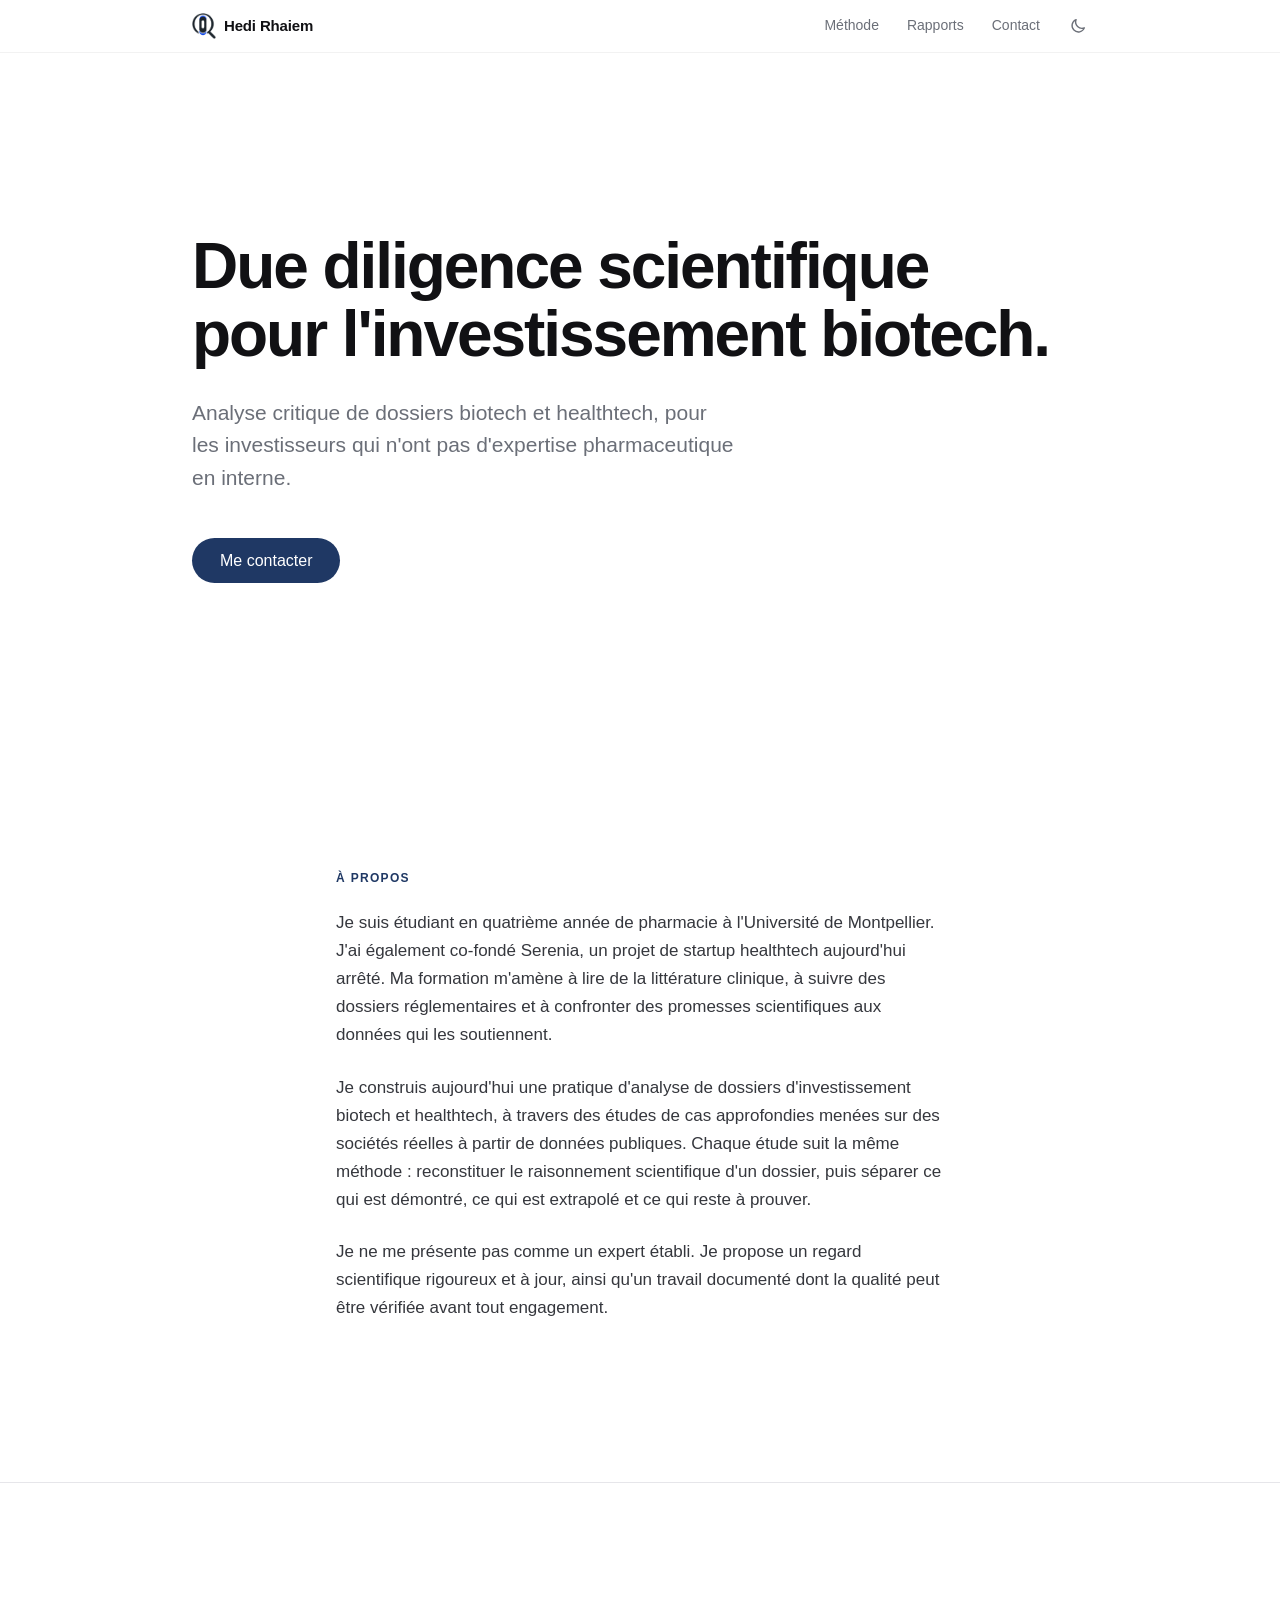
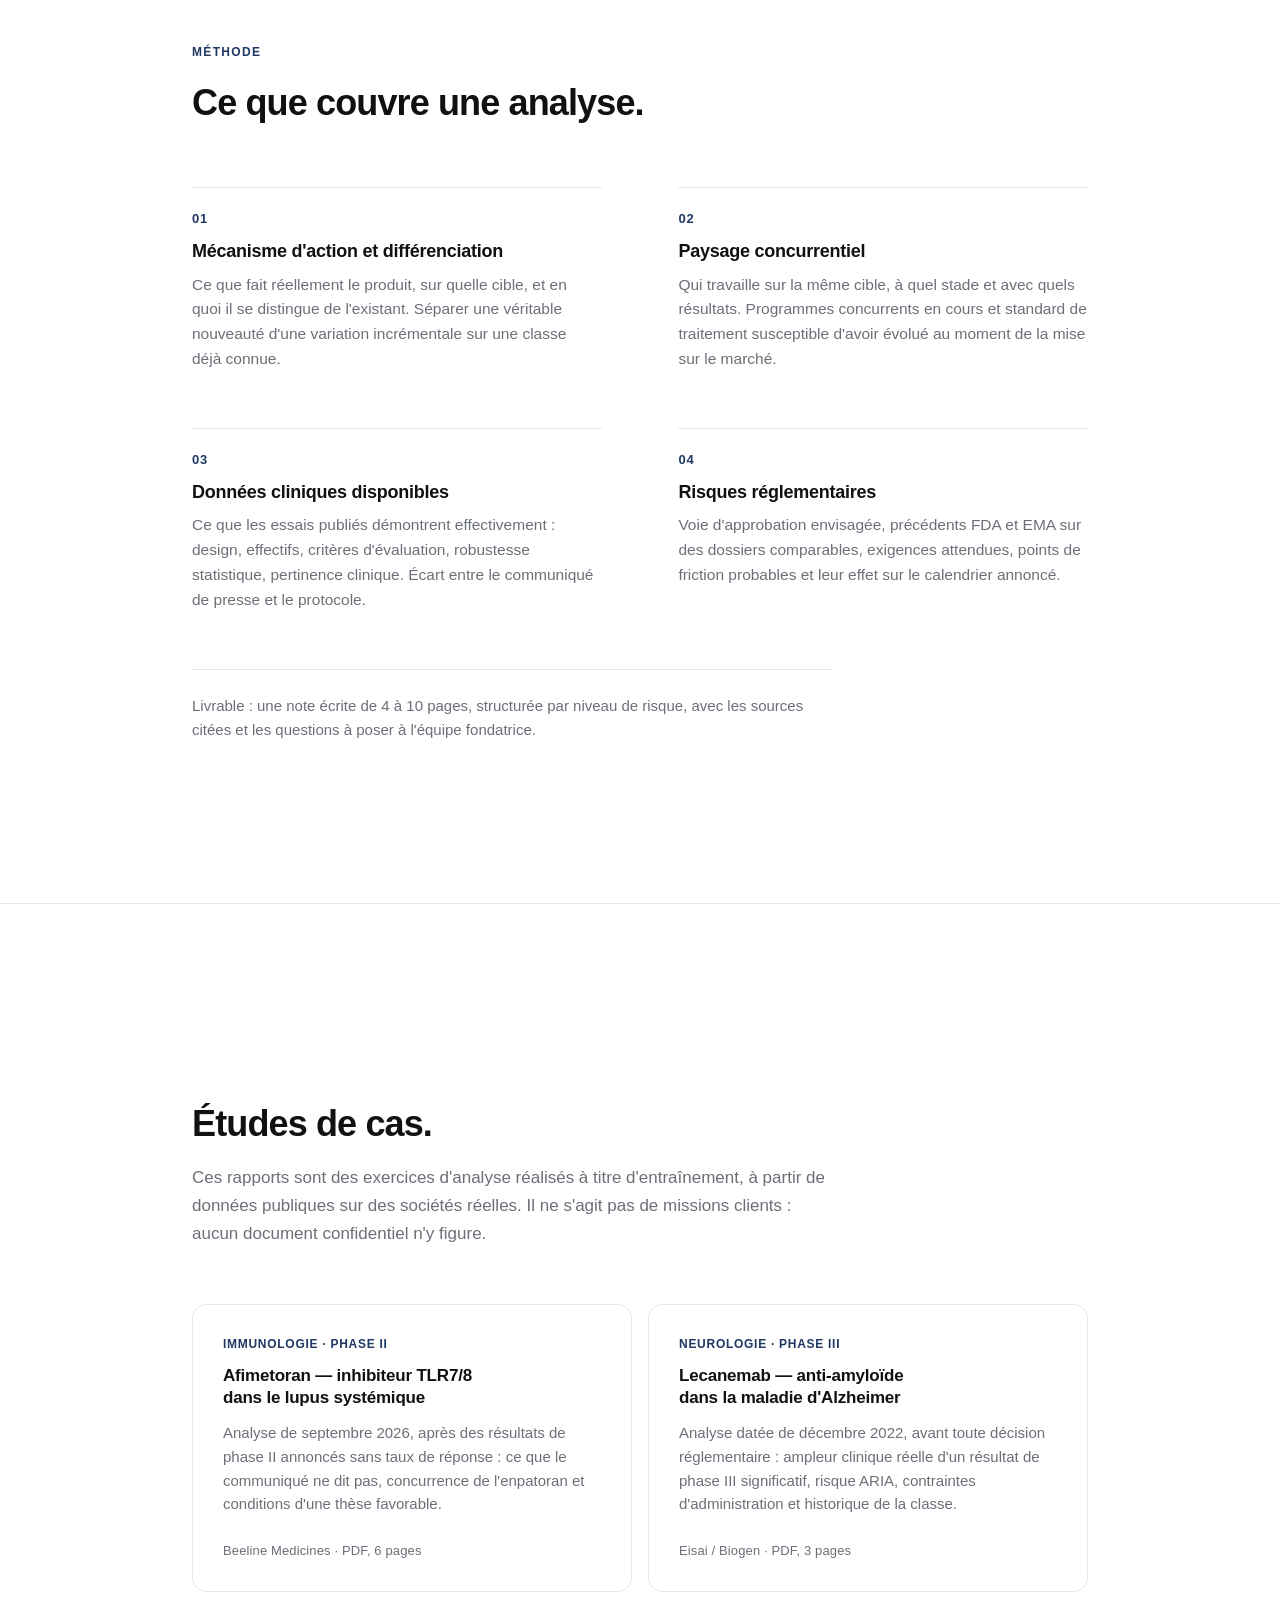
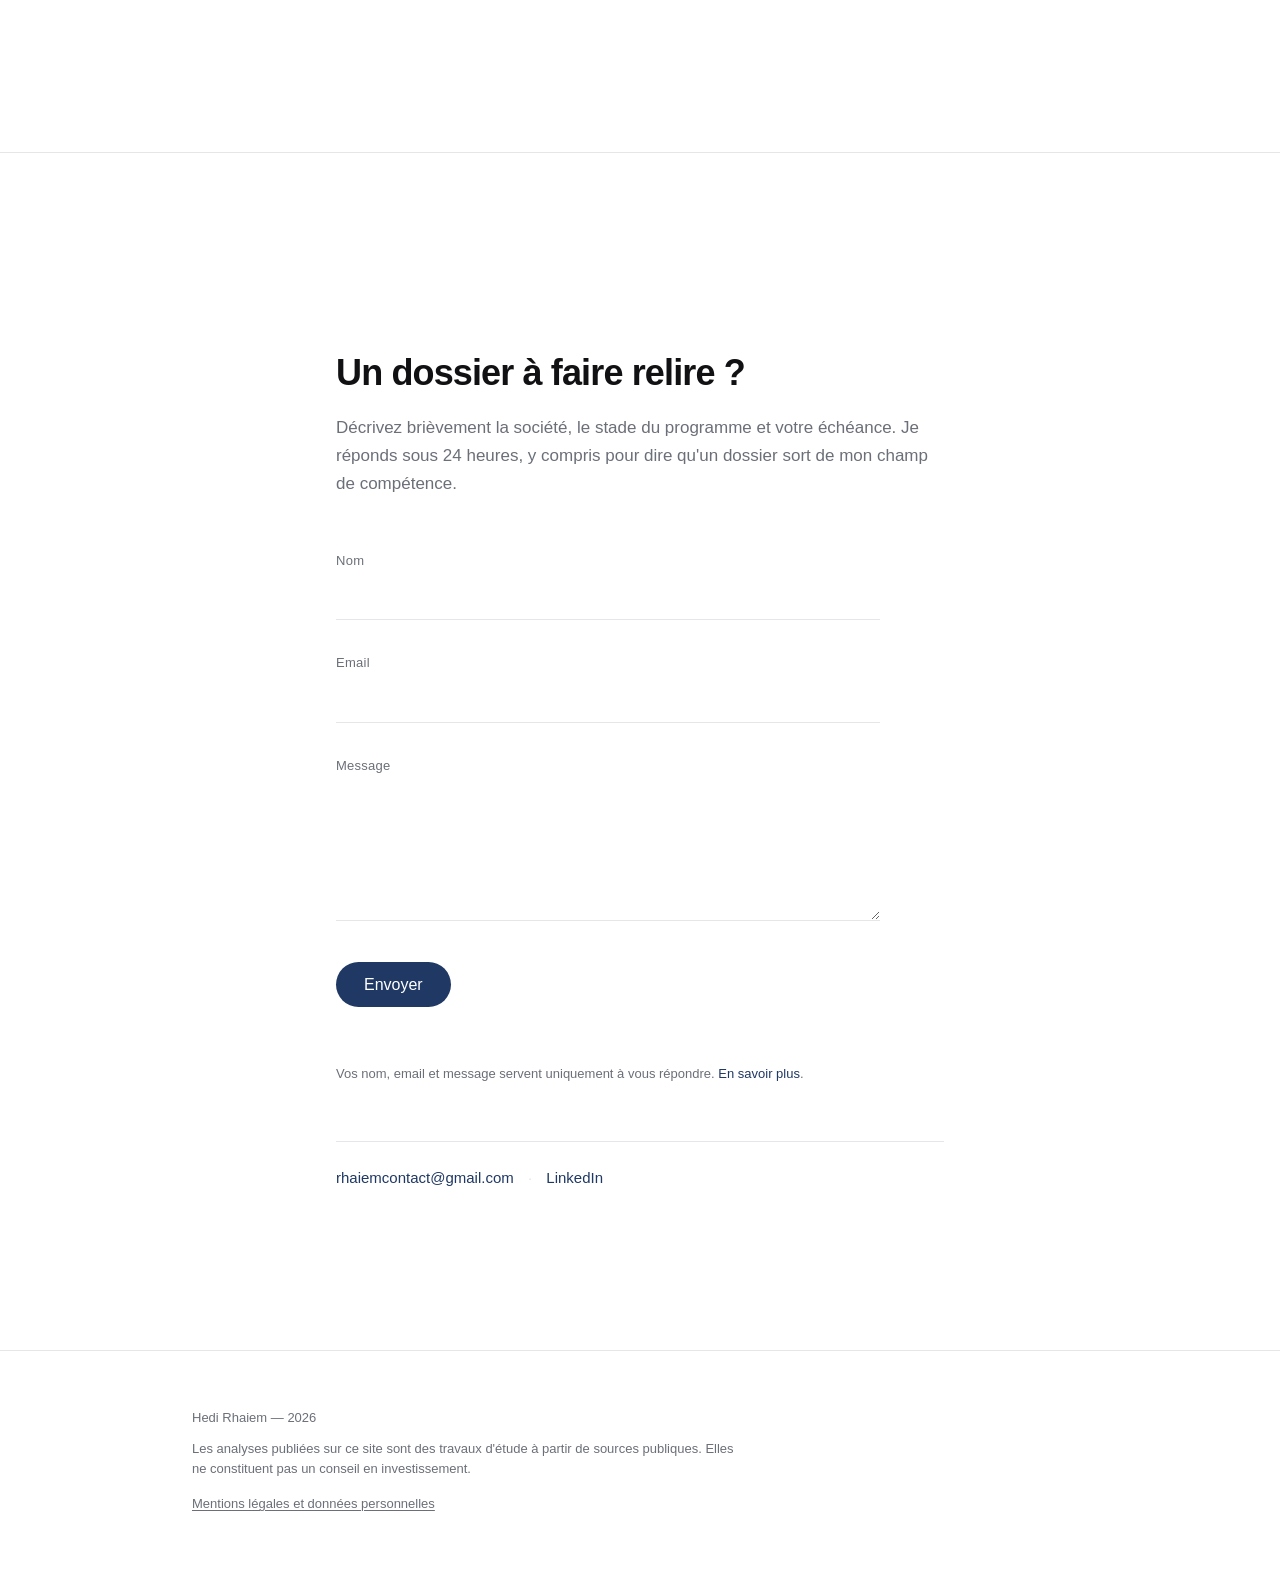
<file: site/index.html>
<!DOCTYPE html>
<html lang="fr" prefix="og: https://ogp.me/ns#">
<head>
  <meta charset="utf-8">
  <meta name="viewport" content="width=device-width, initial-scale=1">

  <title>Hedi Rhaiem — Due diligence scientifique biotech</title>
  <meta name="description" content="Analyse critique de dossiers d'investissement biotech et healthtech pour business angels et fonds de venture capital sans expertise pharmaceutique en interne.">
  <meta name="theme-color" content="#ffffff" media="(prefers-color-scheme: light)">
  <meta name="theme-color" content="#111317" media="(prefers-color-scheme: dark)">

  <link rel="canonical" href="https://site-due-diligence.pages.dev/">

  <!-- Partage social (LinkedIn, etc.) : l'image doit être en URL absolue -->
  <meta property="og:type" content="website">
  <meta property="og:url" content="https://site-due-diligence.pages.dev/">
  <meta property="og:image" content="https://site-due-diligence.pages.dev/assets/og-image.png">
  <meta property="og:image:width" content="1200">
  <meta property="og:image:height" content="630">
  <meta property="og:image:alt" content="Hedi Rhaiem — Due diligence scientifique pour l'investissement biotech">
  <meta name="twitter:card" content="summary_large_image">
  <meta property="og:title" content="Due diligence scientifique pour l'investissement biotech">
  <meta property="og:description" content="Analyse critique de dossiers biotech et healthtech pour investisseurs sans expertise pharmaceutique en interne.">
  <meta property="og:locale" content="fr_FR">

  <!-- Icônes générées à partir du logo (recadré dans /assets) -->
  <link rel="icon" type="image/png" sizes="32x32" href="assets/favicon-32.png">
  <link rel="apple-touch-icon" href="assets/apple-touch-icon.png">

  <link rel="stylesheet" href="style.css">

  <!--
    Marque le document comme « JS actif » avant le premier rendu.
    Les états initiaux des animations (opacité 0) ne s'appliquent que dans ce cas :
    sans JavaScript, tout le contenu reste visible et lisible.
  -->
  <script>
    document.documentElement.classList.add('js');
    // Thème choisi par le visiteur (bouton en haut à droite). Appliqué avant le
    // premier rendu pour éviter un flash clair ; sans choix, le système décide.
    try {
      var t = localStorage.getItem('theme');
      if (t === 'dark' || t === 'light') document.documentElement.setAttribute('data-theme', t);
    } catch (e) {}
  </script>
</head>

<body>

  <!-- Accès clavier / lecteurs d'écran -->
  <a class="skip-link" href="#main">Aller au contenu</a>

  <!-- ============================================================
       EN-TÊTE — barre fine, translucide, non intrusive
       ============================================================ -->
  <header class="site-header">
    <div class="container header-inner">
      <!-- alt vide : le nom qui suit porte déjà l'information, le mark est décoratif -->
      <a class="header-name" href="#hero">
        <img class="header-logo" src="assets/logo.png" alt="" width="236" height="256">
        <span>Hedi Rhaiem</span>
      </a>
      <div class="header-actions">
      <nav class="header-nav" aria-label="Navigation principale">
        <a href="#methode">Méthode</a>
        <a href="#rapports">Rapports</a>
        <a href="#contact">Contact</a>
      </nav>
      <button class="theme-toggle" type="button" aria-label="Activer le mode sombre" title="Mode clair / sombre">
        <svg class="icon-moon" viewBox="0 0 24 24" fill="none" stroke="currentColor" stroke-width="1.8" stroke-linecap="round" stroke-linejoin="round" aria-hidden="true"><path d="M20.5 14.5A8.5 8.5 0 0 1 9.5 3.5a8.5 8.5 0 1 0 11 11z"/></svg>
        <svg class="icon-sun" viewBox="0 0 24 24" fill="none" stroke="currentColor" stroke-width="1.8" stroke-linecap="round" aria-hidden="true"><circle cx="12" cy="12" r="4"/><path d="M12 2.5v2M12 19.5v2M4.6 4.6l1.4 1.4M18 18l1.4 1.4M2.5 12h2M19.5 12h2M4.6 19.4 6 18M18 6l1.4-1.4"/></svg>
      </button>
      </div>
    </div>
  </header>

  <main id="main">

    <!-- ============================================================
         1. HERO
         ============================================================ -->
    <section class="hero" id="hero">
      <div class="container">
        <h1 class="hero-title reveal">
          Due diligence scientifique<br>pour l'investissement biotech.
        </h1>
        <p class="hero-subtitle reveal">
          Analyse critique de dossiers biotech et healthtech, pour les investisseurs
          qui n'ont pas d'expertise pharmaceutique en interne.
        </p>
        <p class="hero-actions reveal">
          <a class="button" href="#contact">Me contacter</a>
        </p>
      </div>
    </section>

    <!-- ============================================================
         2. À PROPOS
         ============================================================ -->
    <section class="section" id="apropos">
      <div class="container container--narrow">
        <p class="eyebrow reveal">À propos</p>
        <div class="prose">
          <p class="reveal">
            Je suis étudiant en quatrième année de pharmacie à l'Université de Montpellier. J'ai également
            co-fondé Serenia, un projet de startup healthtech aujourd'hui arrêté. Ma
            formation m'amène à lire de la littérature clinique, à suivre des dossiers
            réglementaires et à confronter des promesses scientifiques aux données qui
            les soutiennent.
          </p>
          <p class="reveal">
            Je construis aujourd'hui une pratique d'analyse de dossiers d'investissement
            biotech et healthtech, à travers des études de cas approfondies menées sur des
            sociétés réelles à partir de données publiques. Chaque étude suit la même
            méthode : reconstituer le raisonnement scientifique d'un dossier, puis séparer
            ce qui est démontré, ce qui est extrapolé et ce qui reste à prouver.
          </p>
          <p class="reveal">
            Je ne me présente pas comme un expert établi. Je propose un regard scientifique
            rigoureux et à jour, ainsi qu'un travail documenté dont la qualité peut être
            vérifiée avant tout engagement.
          </p>
        </div>
      </div>
    </section>

    <!-- ============================================================
         3. MÉTHODE — 4 axes d'analyse, format liste épurée
         ============================================================ -->
    <section class="section section--rule" id="methode">
      <div class="container">
        <p class="eyebrow reveal">Méthode</p>
        <h2 class="section-title reveal">Ce que couvre une analyse.</h2>

        <ol class="method-list">
          <li class="method-item reveal">
            <span class="method-number">01</span>
            <h3 class="method-heading">Mécanisme d'action et différenciation</h3>
            <p class="method-text">
              Ce que fait réellement le produit, sur quelle cible, et en quoi il se
              distingue de l'existant. Séparer une véritable nouveauté d'une variation
              incrémentale sur une classe déjà connue.
            </p>
          </li>

          <li class="method-item reveal">
            <span class="method-number">02</span>
            <h3 class="method-heading">Paysage concurrentiel</h3>
            <p class="method-text">
              Qui travaille sur la même cible, à quel stade et avec quels résultats.
              Programmes concurrents en cours et standard de traitement susceptible
              d'avoir évolué au moment de la mise sur le marché.
            </p>
          </li>

          <li class="method-item reveal">
            <span class="method-number">03</span>
            <h3 class="method-heading">Données cliniques disponibles</h3>
            <p class="method-text">
              Ce que les essais publiés démontrent effectivement : design, effectifs,
              critères d'évaluation, robustesse statistique, pertinence clinique. Écart
              entre le communiqué de presse et le protocole.
            </p>
          </li>

          <li class="method-item reveal">
            <span class="method-number">04</span>
            <h3 class="method-heading">Risques réglementaires</h3>
            <p class="method-text">
              Voie d'approbation envisagée, précédents FDA et EMA sur des dossiers
              comparables, exigences attendues, points de friction probables et leur
              effet sur le calendrier annoncé.
            </p>
          </li>
        </ol>

        <p class="note reveal">
          Livrable : une note écrite de 4 à 10 pages, structurée par niveau de risque,
          avec les sources citées et les questions à poser à l'équipe fondatrice.
        </p>
      </div>
    </section>

    <!-- ============================================================
         4. EXEMPLES DE RAPPORTS
         PDF dans /assets/reports/ (générés à partir des rapports Word).
         ============================================================ -->
    <section class="section section--rule" id="rapports">
      <div class="container">
        <p class="eyebrow reveal">Exemples de rapports</p>
        <h2 class="section-title reveal">Études de cas.</h2>

        <p class="section-lead reveal">
          Ces rapports sont des exercices d'analyse réalisés à titre d'entraînement, à
          partir de données publiques sur des sociétés réelles. Il ne s'agit pas de
          missions clients : aucun document confidentiel n'y figure.
        </p>

        <div class="cards">
          <a class="card reveal" href="assets/reports/dd-afimetoran-phase2-lupus.pdf" target="_blank" rel="noopener">
            <p class="card-kicker">Immunologie · Phase II</p>
            <h3 class="card-title">Afimetoran — inhibiteur TLR7/8 dans le lupus systémique</h3>
            <p class="card-text">
              Analyse de septembre 2026, après des résultats de phase II annoncés sans
              taux de réponse : ce que le communiqué ne dit pas, concurrence de
              l'enpatoran et conditions d'une thèse favorable.
            </p>
            <span class="card-meta">Beeline Medicines · PDF, 6 pages</span>
          </a>

          <a class="card reveal" href="assets/reports/dd-lecanemab-alzheimer.pdf" target="_blank" rel="noopener">
            <p class="card-kicker">Neurologie · Phase III</p>
            <h3 class="card-title">Lecanemab — anti-amyloïde dans la maladie d'Alzheimer</h3>
            <p class="card-text">
              Analyse datée de décembre 2022, avant toute décision réglementaire : ampleur
              clinique réelle d'un résultat de phase III significatif, risque ARIA,
              contraintes d'administration et historique de la classe.
            </p>
            <span class="card-meta">Eisai / Biogen · PDF, 3 pages</span>
          </a>
        </div>
      </div>
    </section>

    <!-- ============================================================
         5. CONTACT
         ============================================================ -->
    <section class="section section--rule" id="contact">
      <div class="container container--narrow">
        <p class="eyebrow reveal">Contact</p>
        <h2 class="section-title reveal">Un dossier à faire relire ?</h2>
        <p class="section-lead reveal">
          Décrivez brièvement la société, le stade du programme et votre échéance.
          Je réponds sous 24 heures, y compris pour dire qu'un dossier sort de mon champ
          de compétence.
        </p>

        <!--
          Formulaire — envoi via une fonction serverless (Cloudflare Pages Functions),
          qui transmet chaque soumission vers une base Notion.

          Voir /functions/api/contact.js pour le code côté serveur, et le README
          pour la configuration (jeton d'intégration Notion + ID de base de données,
          à définir comme variables d'environnement dans Cloudflare Pages — jamais
          dans ce fichier).
        -->
        <form
          class="form reveal"
          id="contact-form"
          action="/api/contact"
          method="POST"
          data-email="rhaiemcontact@gmail.com"
          novalidate
        >
          <div class="field">
            <label for="name">Nom</label>
            <input type="text" id="name" name="name" autocomplete="name" required>
          </div>

          <div class="field">
            <label for="email">Email</label>
            <input type="email" id="email" name="email" autocomplete="email" required>
          </div>

          <div class="field">
            <label for="message">Message</label>
            <textarea id="message" name="message" rows="5" required></textarea>
          </div>

          <!-- Piège à robots : invisible pour l'utilisateur, rempli par les spambots -->
          <div class="honeypot" aria-hidden="true">
            <label for="company">Société</label>
            <input type="text" id="company" name="_gotcha" tabindex="-1" autocomplete="off">
          </div>

          <button class="button" type="submit">Envoyer</button>

          <!-- Messages de confirmation ou d'erreur, annoncés aux lecteurs d'écran -->
          <p class="form-status" role="status" aria-live="polite"></p>

          <p class="form-note">
            Vos nom, email et message servent uniquement à vous répondre.
            <a href="mentions-legales.html#donnees">En savoir plus</a>.
          </p>
        </form>

        <p class="contact-alt reveal">
          <a href="mailto:rhaiemcontact@gmail.com">rhaiemcontact@gmail.com</a>
          <span class="sep" aria-hidden="true">·</span>
          <a href="https://www.linkedin.com/in/rhaiemhedi/" target="_blank" rel="noopener">LinkedIn</a>
        </p>
      </div>
    </section>

  </main>

  <!-- ============================================================
       PIED DE PAGE
       ============================================================ -->
  <footer class="site-footer">
    <div class="container">
      <p>
        Hedi Rhaiem — <span id="year">2026</span>
      </p>
      <p class="footer-note">
        Les analyses publiées sur ce site sont des travaux d'étude à partir de sources
        publiques. Elles ne constituent pas un conseil en investissement.
      </p>
      <p class="footer-links">
        <a href="mentions-legales.html">Mentions légales et données personnelles</a>
      </p>
    </div>
  </footer>

  <script src="script.js" defer></script>
</body>
</html>
</file>
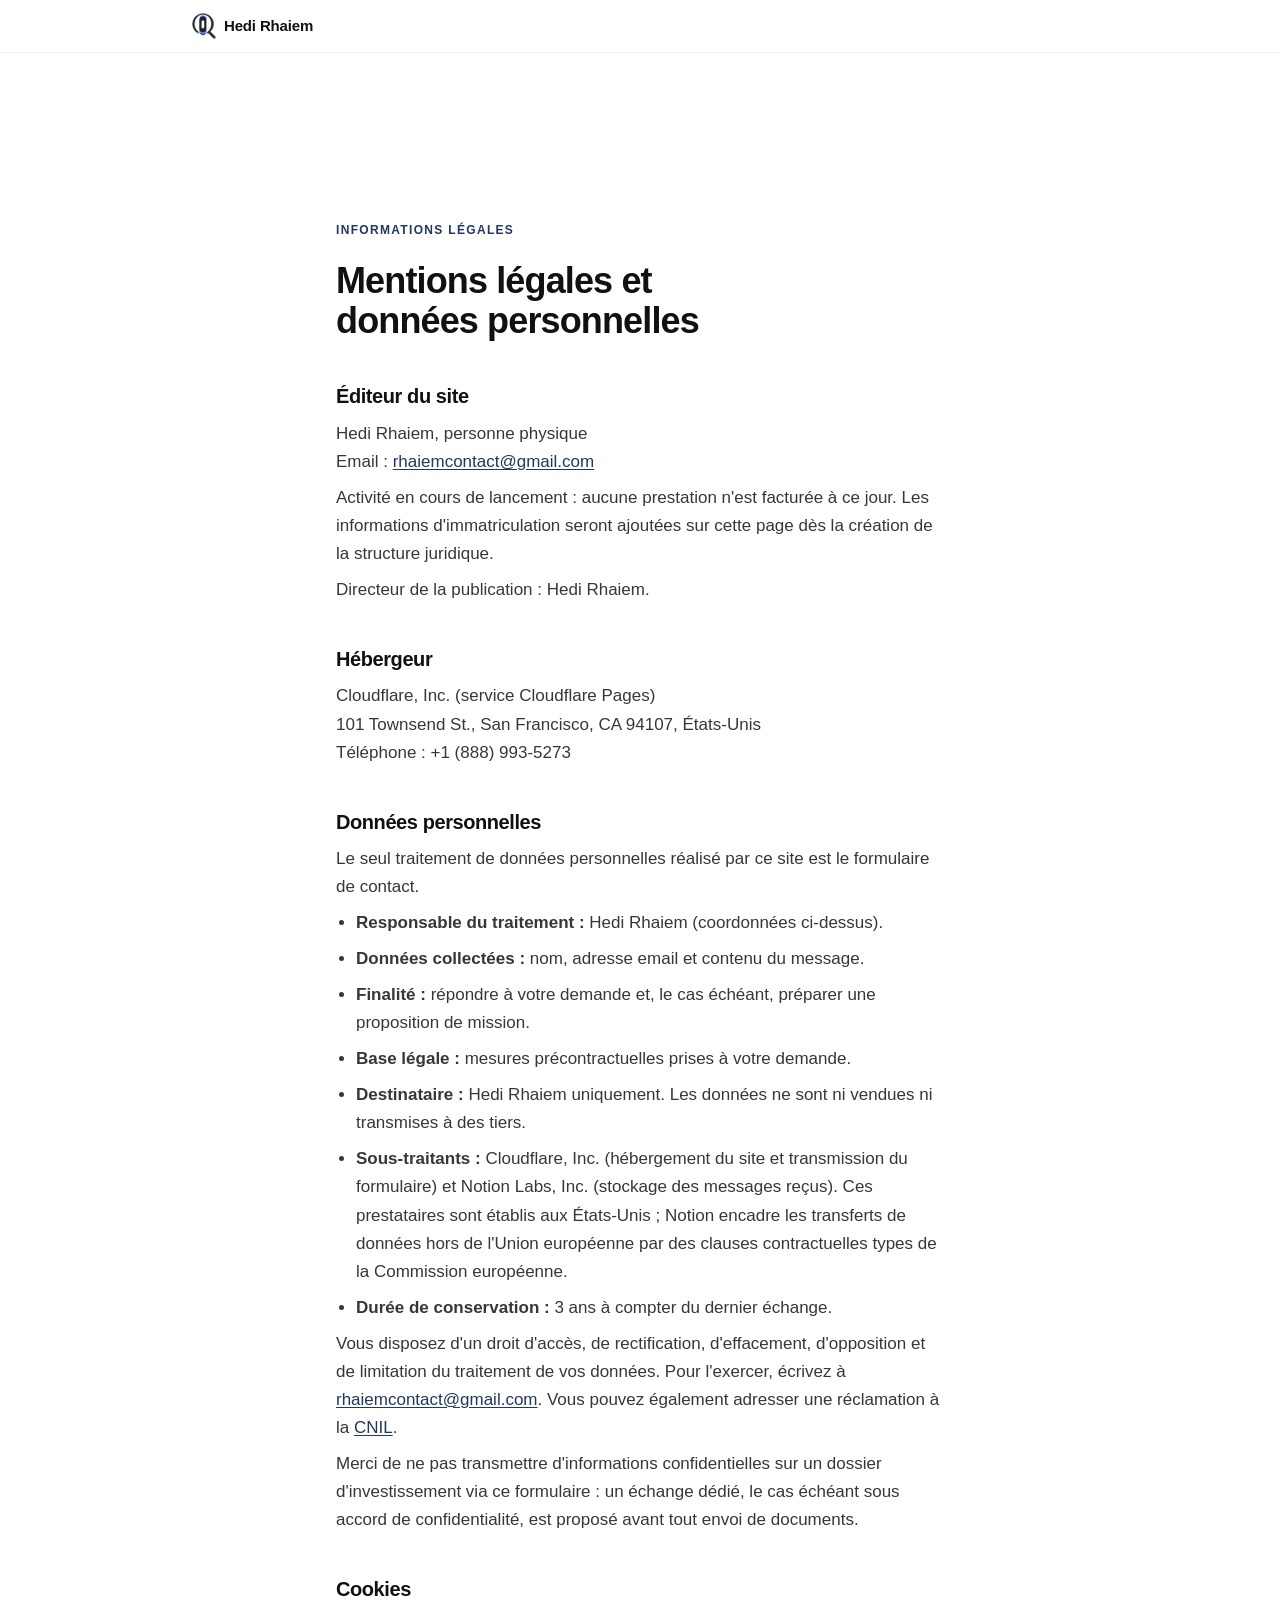
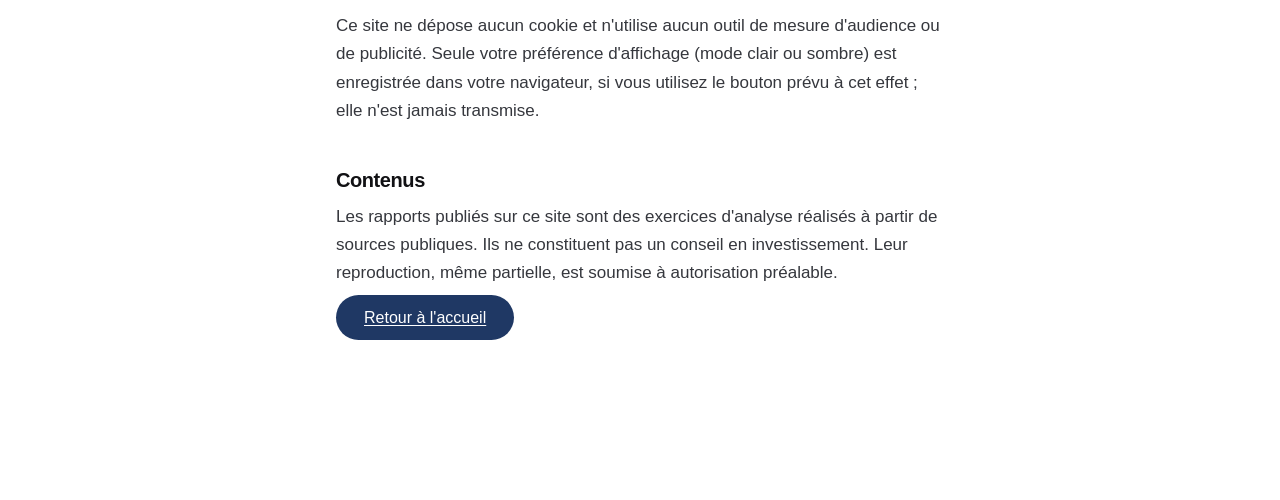
<file: site/mentions-legales.html>
<!DOCTYPE html>
<html lang="fr">
<head>
  <meta charset="utf-8">
  <meta name="viewport" content="width=device-width, initial-scale=1">
  <title>Mentions légales — Hedi Rhaiem</title>
  <meta name="robots" content="noindex">
  <link rel="icon" type="image/png" sizes="32x32" href="assets/favicon-32.png">
  <link rel="stylesheet" href="style.css">
  <script>
    try {
      var t = localStorage.getItem('theme');
      if (t === 'dark' || t === 'light') document.documentElement.setAttribute('data-theme', t);
    } catch (e) {}
  </script>
  <style>
    .legal h2 { font-size: 1.25rem; margin: 2.75rem 0 0.75rem; }
    .legal p, .legal li { margin-top: 0.5rem; }
    .legal ul { list-style: disc; padding-left: 1.25rem; }
    .legal a { text-decoration: underline; text-underline-offset: 2px; }
  </style>
</head>
<body>
  <header class="site-header">
    <div class="container header-inner">
      <a class="header-name" href="./">
        <img class="header-logo" src="assets/logo.png" alt="" width="236" height="256">
        <span>Hedi Rhaiem</span>
      </a>
    </div>
  </header>

  <main class="section">
    <div class="container container--narrow legal">
      <p class="eyebrow">Informations légales</p>
      <h1 class="section-title">Mentions légales et données personnelles</h1>

      <h2>Éditeur du site</h2>
      <p>
        Hedi Rhaiem, personne physique<br>
        Email : <a href="mailto:rhaiemcontact@gmail.com">rhaiemcontact@gmail.com</a>
      </p>
      <p>
        Activité en cours de lancement : aucune prestation n'est facturée à ce jour. Les informations
        d'immatriculation seront ajoutées sur cette page dès la création de la structure juridique.
      </p>
      <p>Directeur de la publication : Hedi Rhaiem.</p>

      <h2>Hébergeur</h2>
      <p>
        Cloudflare, Inc. (service Cloudflare Pages)<br>
        101 Townsend St., San Francisco, CA 94107, États-Unis<br>
        Téléphone : +1 (888) 993-5273
      </p>

      <h2 id="donnees">Données personnelles</h2>
      <p>
        Le seul traitement de données personnelles réalisé par ce site est le formulaire de contact.
      </p>
      <ul>
        <li><strong>Responsable du traitement :</strong> Hedi Rhaiem (coordonnées ci-dessus).</li>
        <li><strong>Données collectées :</strong> nom, adresse email et contenu du message.</li>
        <li><strong>Finalité :</strong> répondre à votre demande et, le cas échéant, préparer une proposition de mission.</li>
        <li><strong>Base légale :</strong> mesures précontractuelles prises à votre demande.</li>
        <li><strong>Destinataire :</strong> Hedi Rhaiem uniquement. Les données ne sont ni vendues ni transmises à des tiers.</li>
        <li>
          <strong>Sous-traitants :</strong> Cloudflare, Inc. (hébergement du site et transmission du
          formulaire) et Notion Labs, Inc. (stockage des messages reçus). Ces prestataires sont établis
          aux États-Unis ; Notion encadre les transferts de données hors de l'Union européenne par des
          clauses contractuelles types de la Commission européenne.
        </li>
        <li><strong>Durée de conservation :</strong> 3 ans à compter du dernier échange.</li>
      </ul>
      <p>
        Vous disposez d'un droit d'accès, de rectification, d'effacement, d'opposition et de limitation
        du traitement de vos données. Pour l'exercer, écrivez à
        <a href="mailto:rhaiemcontact@gmail.com">rhaiemcontact@gmail.com</a>. Vous pouvez également
        adresser une réclamation à la <a href="https://www.cnil.fr" target="_blank" rel="noopener">CNIL</a>.
      </p>
      <p>
        Merci de ne pas transmettre d'informations confidentielles sur un dossier d'investissement via
        ce formulaire : un échange dédié, le cas échéant sous accord de confidentialité, est proposé
        avant tout envoi de documents.
      </p>

      <h2>Cookies</h2>
      <p>
        Ce site ne dépose aucun cookie et n'utilise aucun outil de mesure d'audience ou de publicité.
        Seule votre préférence d'affichage (mode clair ou sombre) est enregistrée dans votre navigateur,
        si vous utilisez le bouton prévu à cet effet ; elle n'est jamais transmise.
      </p>

      <h2>Contenus</h2>
      <p>
        Les rapports publiés sur ce site sont des exercices d'analyse réalisés à partir de sources
        publiques. Ils ne constituent pas un conseil en investissement. Leur reproduction, même
        partielle, est soumise à autorisation préalable.
      </p>

      <p class="hero-actions"><a class="button" href="./">Retour à l'accueil</a></p>
    </div>
  </main>
</body>
</html>
</file>
<file: site/style.css>
/* ==========================================================================
   Due diligence scientifique — feuille de style unique
   Approche : mobile-first, fond blanc dominant, une seule couleur d'accent,
   hiérarchie portée par la taille et l'espace plutôt que par la couleur.
   ========================================================================== */

/* --------------------------------------------------------------------------
   1. Variables
   -------------------------------------------------------------------------- */
:root {
  /* Couleurs */
  --navy: #1f3864;          /* unique couleur d'accent */
  --navy-dark: #16294a;     /* état survol / actif */
  --ink: #111114;           /* titres */
  --body: #35373d;          /* texte courant */
  --muted: #6b6f78;         /* texte secondaire, métadonnées */
  --rule: #e6e6ea;          /* filets fins, jamais de bordure marquée */
  --bg: #ffffff;
  --bg-soft: #fafafa;       /* survol de carte, à peine perceptible */
  --on-accent: #ffffff;     /* texte posé sur la couleur d'accent */
  --header-bg: rgba(255, 255, 255, 0.72);
  --header-rule: rgba(0, 0, 0, 0.05);
  --card-hover-rule: #d3d5db;
  --error: #b3261e;
  --logo-filter: none;
  color-scheme: light;

  /* Typographie */
  --font: -apple-system, BlinkMacSystemFont, "Inter", "Segoe UI", Roboto,
          Helvetica, Arial, sans-serif;

  /* Rythme vertical : l'espace fait l'essentiel du design */
  --section-space: clamp(5.5rem, 13vw, 10rem);
  --container: 62rem;       /* ~992px */
  --gutter: clamp(1.5rem, 6vw, 3rem);

  /* Courbe d'animation douce, sans rebond */
  --ease: cubic-bezier(0.16, 1, 0.3, 1);
}

/* Thème sombre : même hiérarchie, accent éclairci pour rester lisible.
   Appliqué si l'utilisateur l'a choisi (data-theme="dark"), ou si son système
   est en mode sombre et qu'il n'a pas forcé le mode clair. */
:root[data-theme="dark"] {
  --navy: #8fb0ea;
  --navy-dark: #b3caf2;
  --ink: #f2f3f5;
  --body: #c9ccd3;
  --muted: #9095a0;
  --rule: #2a2d34;
  --bg: #111317;
  --bg-soft: #171a1f;
  --on-accent: #0d1016;
  --header-bg: rgba(17, 19, 23, 0.72);
  --header-rule: rgba(255, 255, 255, 0.06);
  --card-hover-rule: #3a3e47;
  --error: #f2a39c;
  --logo-filter: invert(1) hue-rotate(180deg);
  color-scheme: dark;
}

@media (prefers-color-scheme: dark) {
  :root:not([data-theme="light"]) {
    --navy: #8fb0ea;
    --navy-dark: #b3caf2;
    --ink: #f2f3f5;
    --body: #c9ccd3;
    --muted: #9095a0;
    --rule: #2a2d34;
    --bg: #111317;
    --bg-soft: #171a1f;
    --on-accent: #0d1016;
    --header-bg: rgba(17, 19, 23, 0.72);
    --header-rule: rgba(255, 255, 255, 0.06);
    --card-hover-rule: #3a3e47;
    --error: #f2a39c;
    --logo-filter: invert(1) hue-rotate(180deg);
    color-scheme: dark;
  }
}

/* --------------------------------------------------------------------------
   2. Réinitialisation minimale et bases
   -------------------------------------------------------------------------- */
*,
*::before,
*::after { box-sizing: border-box; }

html {
  scroll-behavior: smooth;
  /* Décale les ancres pour ne pas passer sous l'en-tête fixe */
  scroll-padding-top: 5rem;
  -webkit-text-size-adjust: 100%;
}

body {
  margin: 0;
  background: var(--bg);
  color: var(--body);
  font-family: var(--font);
  font-size: 1.0625rem;         /* 17px */
  line-height: 1.65;
  font-weight: 400;
  -webkit-font-smoothing: antialiased;
  -moz-osx-font-smoothing: grayscale;
  text-rendering: optimizeLegibility;
  transition: background-color 0.25s ease, color 0.25s ease;
}

h1, h2, h3 {
  color: var(--ink);
  font-weight: 600;
  /* Resserrage optique : indispensable pour que les grands titres tiennent */
  letter-spacing: -0.021em;
  line-height: 1.12;
  margin: 0;
  text-wrap: balance;
}

p { margin: 0; }

a {
  color: var(--navy);
  text-decoration: none;
  transition: color 0.2s ease, opacity 0.2s ease;
}

a:hover { color: var(--navy-dark); }

ol, ul { margin: 0; padding: 0; list-style: none; }

img { max-width: 100%; height: auto; }

/* Focus visible uniquement au clavier — discret mais net */
:focus-visible {
  outline: 2px solid var(--navy);
  outline-offset: 3px;
  border-radius: 2px;
}

/* Lien d'évitement, masqué jusqu'au focus clavier */
.skip-link {
  position: absolute;
  left: -9999px;
  top: 0;
  z-index: 100;
  background: var(--navy);
  color: var(--on-accent);
  padding: 0.75rem 1.25rem;
  border-radius: 0 0 8px 0;
}
.skip-link:focus { left: 0; color: var(--on-accent); }

/* --------------------------------------------------------------------------
   3. Mise en page
   -------------------------------------------------------------------------- */
.container {
  width: 100%;
  max-width: var(--container);
  margin-inline: auto;
  padding-inline: var(--gutter);
}

/* Colonne resserrée : confort de lecture pour les blocs de texte */
.container--narrow { max-width: 44rem; }

.section { padding-block: var(--section-space); }

/* Séparation entre sections : un filet d'un pixel, rien de plus */
.section--rule { border-top: 1px solid var(--rule); }

/* --------------------------------------------------------------------------
   4. En-tête
   -------------------------------------------------------------------------- */
.site-header {
  position: sticky;
  top: 0;
  z-index: 50;
  background: var(--header-bg);
  -webkit-backdrop-filter: saturate(180%) blur(20px);
  backdrop-filter: saturate(180%) blur(20px);
  border-bottom: 1px solid var(--header-rule);
}

.header-inner {
  display: flex;
  align-items: center;
  justify-content: space-between;
  gap: 1rem;
  height: 3.25rem;
}

.header-name {
  display: inline-flex;
  align-items: center;
  gap: 0.5rem;
  color: var(--ink);
  font-size: 0.9375rem;
  font-weight: 600;
  letter-spacing: -0.01em;
}

/* Mark quasi carré (ratio 0,92) : la hauteur seule le dimensionne, la largeur
   suit le ratio intrinsèque grâce aux attributs width/height du <img>, ce qui
   réserve la place avant le chargement et évite tout décalage de mise en page. */
.header-logo {
  display: block;
  filter: var(--logo-filter);
  height: 1.625rem;
  width: auto;
}

.header-nav {
  display: flex;
  gap: 1.75rem;
  font-size: 0.875rem;
}

.header-actions {
  display: flex;
  align-items: center;
  gap: 1.25rem;
}

/* Bouton clair / sombre : icône seule, zone de clic de 36px */
.theme-toggle {
  display: inline-grid;
  place-items: center;
  width: 2.25rem;
  height: 2.25rem;
  margin-right: -0.5rem;
  padding: 0;
  border: 0;
  border-radius: 999px;
  background: transparent;
  color: var(--muted);
  cursor: pointer;
  transition: color 0.2s ease, background-color 0.2s ease;
}
.theme-toggle:hover { color: var(--ink); background: var(--bg-soft); }
.theme-toggle svg { width: 1.125rem; height: 1.125rem; }
/* Affiche la lune en clair (passer en sombre), le soleil en sombre */
.theme-toggle .icon-sun { display: none; }
:root[data-theme="dark"] .theme-toggle .icon-sun { display: block; }
:root[data-theme="dark"] .theme-toggle .icon-moon { display: none; }
@media (prefers-color-scheme: dark) {
  :root:not([data-theme="light"]) .theme-toggle .icon-sun { display: block; }
  :root:not([data-theme="light"]) .theme-toggle .icon-moon { display: none; }
}

.header-nav a { color: var(--muted); }
.header-nav a:hover { color: var(--ink); }

/* Sur petits écrans, seul le lien Contact reste : la barre garde son air */
@media (max-width: 34rem) {
  .header-nav a:not([href="#contact"]) { display: none; }
}

/* --------------------------------------------------------------------------
   5. Hero
   -------------------------------------------------------------------------- */
.hero {
  padding-block: clamp(6rem, 20vh, 12rem) clamp(5rem, 14vh, 9rem);
}

.hero-title {
  font-size: clamp(2.25rem, 6.2vw, 4rem);
  letter-spacing: -0.032em;
  line-height: 1.06;
}

/* Le retour à la ligne manuel du titre n'a de sens qu'en grand format */
@media (max-width: 40rem) {
  .hero-title br { display: none; }
}

.hero-subtitle {
  max-width: 36rem;
  margin-top: clamp(1.25rem, 3vw, 1.75rem);
  font-size: clamp(1.0625rem, 1.8vw, 1.3125rem);
  line-height: 1.55;
  color: var(--muted);
  text-wrap: pretty;
}

.hero-actions { margin-top: clamp(2rem, 5vw, 2.75rem); }

/* --------------------------------------------------------------------------
   6. Éléments de texte communs
   -------------------------------------------------------------------------- */

/* Petit intitulé de section, seule utilisation colorée de l'accent */
.eyebrow {
  margin-bottom: 1.25rem;
  color: var(--navy);
  font-size: 0.75rem;
  font-weight: 600;
  letter-spacing: 0.11em;
  text-transform: uppercase;
}

.section-title {
  font-size: clamp(1.625rem, 3.6vw, 2.25rem);
  letter-spacing: -0.024em;
}

.section-lead {
  max-width: 40rem;
  margin-top: 1.25rem;
  color: var(--muted);
  text-wrap: pretty;
}

/* Bloc de texte courant : espacement régulier entre paragraphes */
.prose p + p { margin-top: 1.5rem; }
.prose { max-width: 38rem; }

.note {
  max-width: 40rem;
  margin-top: clamp(2.5rem, 6vw, 3.5rem);
  padding-top: 1.5rem;
  border-top: 1px solid var(--rule);
  color: var(--muted);
  font-size: 0.9375rem;
}

/* --------------------------------------------------------------------------
   7. Bouton
   -------------------------------------------------------------------------- */
.button {
  display: inline-block;
  padding: 0.8125rem 1.75rem;
  border: 0;
  border-radius: 980px;         /* pilule */
  background: var(--navy);
  color: var(--on-accent);
  font-family: inherit;
  font-size: 1rem;
  font-weight: 500;
  line-height: 1.2;
  cursor: pointer;
  transition: background-color 0.2s ease, transform 0.2s var(--ease);
}

.button:hover {
  background: var(--navy-dark);
  color: var(--on-accent);
}

.button:active { transform: scale(0.985); }

.button[disabled] {
  opacity: 0.5;
  cursor: default;
}

/* --------------------------------------------------------------------------
   8. Méthode
   -------------------------------------------------------------------------- */
.method-list {
  display: grid;
  gap: clamp(2.25rem, 5vw, 3.5rem);
  margin-top: clamp(2.75rem, 6vw, 4rem);
}

@media (min-width: 46rem) {
  .method-list {
    grid-template-columns: repeat(2, 1fr);
    column-gap: clamp(2.5rem, 6vw, 5rem);
  }
}

.method-item {
  padding-top: 1.25rem;
  border-top: 1px solid var(--rule);
}

.method-number {
  display: block;
  margin-bottom: 0.75rem;
  color: var(--navy);
  font-size: 0.8125rem;
  font-weight: 600;
  letter-spacing: 0.06em;
  font-variant-numeric: tabular-nums;
}

.method-heading {
  font-size: 1.125rem;
  letter-spacing: -0.014em;
}

.method-text {
  margin-top: 0.6875rem;
  color: var(--muted);
  font-size: 0.9688rem;
  line-height: 1.6;
  text-wrap: pretty;
}

/* --------------------------------------------------------------------------
   9. Cartes de rapports
   -------------------------------------------------------------------------- */
.cards {
  display: grid;
  gap: 1rem;
  margin-top: clamp(2.5rem, 6vw, 3.5rem);
}

@media (min-width: 46rem) {
  .cards { grid-template-columns: repeat(2, 1fr); }
}

.card {
  display: flex;
  flex-direction: column;
  padding: clamp(1.5rem, 3vw, 1.875rem);
  border: 1px solid var(--rule);
  border-radius: 14px;
  background: var(--bg);
  color: inherit;
  transition: border-color 0.25s ease, background-color 0.25s ease,
              transform 0.25s var(--ease);
}

.card:hover {
  border-color: var(--card-hover-rule);
  background: var(--bg-soft);
  transform: translateY(-2px);
  color: inherit;
}

.card-title {
  font-size: 1.0625rem;
  letter-spacing: -0.012em;
  line-height: 1.3;
}

.card-text {
  margin-top: 0.75rem;
  color: var(--muted);
  font-size: 0.9375rem;
  line-height: 1.58;
}

/* Domaine et stade, au-dessus du titre */
.card-kicker {
  margin-bottom: 0.625rem;
  color: var(--navy);
  font-size: 0.75rem;
  font-weight: 600;
  letter-spacing: 0.06em;
  text-transform: uppercase;
}

/* Repoussée en bas de carte pour aligner les métadonnées entre elles */
.card-meta {
  margin-top: auto;
  padding-top: 1.5rem;
  color: var(--muted);
  font-size: 0.8125rem;
  letter-spacing: 0.01em;
}

/* --------------------------------------------------------------------------
   10. Formulaire
   -------------------------------------------------------------------------- */
.form {
  max-width: 34rem;
  margin-top: clamp(2.5rem, 6vw, 3.25rem);
}

.field { margin-bottom: 2rem; }

.field label {
  display: block;
  margin-bottom: 0.5rem;
  color: var(--muted);
  font-size: 0.8125rem;
  font-weight: 500;
  letter-spacing: 0.02em;
}

/* Champs soulignés plutôt qu'encadrés : moins de traits à l'écran */
.field input,
.field textarea {
  width: 100%;
  padding: 0.5rem 0;
  border: 0;
  border-bottom: 1px solid var(--rule);
  border-radius: 0;               /* neutralise l'arrondi iOS */
  background: transparent;
  color: var(--ink);
  font-family: inherit;
  font-size: 1rem;                /* 16px : évite le zoom automatique iOS */
  line-height: 1.5;
  transition: border-color 0.2s ease;
  -webkit-appearance: none;
  appearance: none;
}

.field textarea { resize: vertical; min-height: 6.5rem; }

.field input:focus,
.field textarea:focus {
  outline: none;
  border-bottom-color: var(--navy);
}

/* Champ en erreur après validation JavaScript */
.field input[aria-invalid="true"],
.field textarea[aria-invalid="true"] { border-bottom-color: var(--error); }

/* Piège à robots : retiré du flux sans être masqué par display:none */
.honeypot {
  position: absolute;
  left: -9999px;
  width: 1px;
  height: 1px;
  overflow: hidden;
}

.form-status {
  min-height: 1.5rem;
  margin-top: 1.25rem;
  font-size: 0.9375rem;
  color: var(--muted);
}

.form-status[data-state="error"] { color: var(--error); }
.form-status[data-state="success"] { color: var(--navy); }

.form-note {
  margin-top: 0.75rem;
  color: var(--muted);
  font-size: 0.8125rem;
}

.contact-alt {
  margin-top: clamp(2.5rem, 6vw, 3.5rem);
  padding-top: 1.5rem;
  border-top: 1px solid var(--rule);
  font-size: 0.9375rem;
}

/* Séparateur entre les deux liens ; passe à la ligne proprement sur mobile */
.contact-alt .sep {
  margin-inline: 0.625rem;
  color: var(--rule);
}

/* --------------------------------------------------------------------------
   11. Pied de page
   -------------------------------------------------------------------------- */
.site-footer {
  padding-block: 3.5rem 4rem;
  border-top: 1px solid var(--rule);
  color: var(--muted);
  font-size: 0.8125rem;
}

.footer-links { margin-top: 0.875rem; }
.footer-links a { color: var(--muted); text-decoration: underline; text-underline-offset: 2px; }
.footer-links a:hover { color: var(--ink); }

.footer-note {
  max-width: 34rem;
  margin-top: 0.625rem;
  line-height: 1.55;
}

/* --------------------------------------------------------------------------
   12. Animations au scroll
   État initial appliqué uniquement si JavaScript est actif (classe .js),
   pour que le contenu reste visible en cas d'échec du script.
   -------------------------------------------------------------------------- */
.js .reveal {
  opacity: 0;
  transform: translateY(14px);
  transition: opacity 0.7s var(--ease), transform 0.7s var(--ease);
  /* Le délai est posé par script.js pour décaler légèrement les éléments */
  transition-delay: var(--reveal-delay, 0s);
}

.js .reveal.is-visible {
  opacity: 1;
  transform: none;
}

/* Respect du réglage système : aucune animation, aucun défilement animé */
@media (prefers-reduced-motion: reduce) {
  html { scroll-behavior: auto; }

  .js .reveal {
    opacity: 1;
    transform: none;
    transition: none;
  }

  *, *::before, *::after {
    animation-duration: 0.01ms !important;
    transition-duration: 0.01ms !important;
  }
}

/* --------------------------------------------------------------------------
   13. Impression
   -------------------------------------------------------------------------- */
@media print {
  .site-header, .hero-actions, .form { display: none; }
  .js .reveal { opacity: 1; transform: none; }
  body { font-size: 11pt; }
}
</file>
